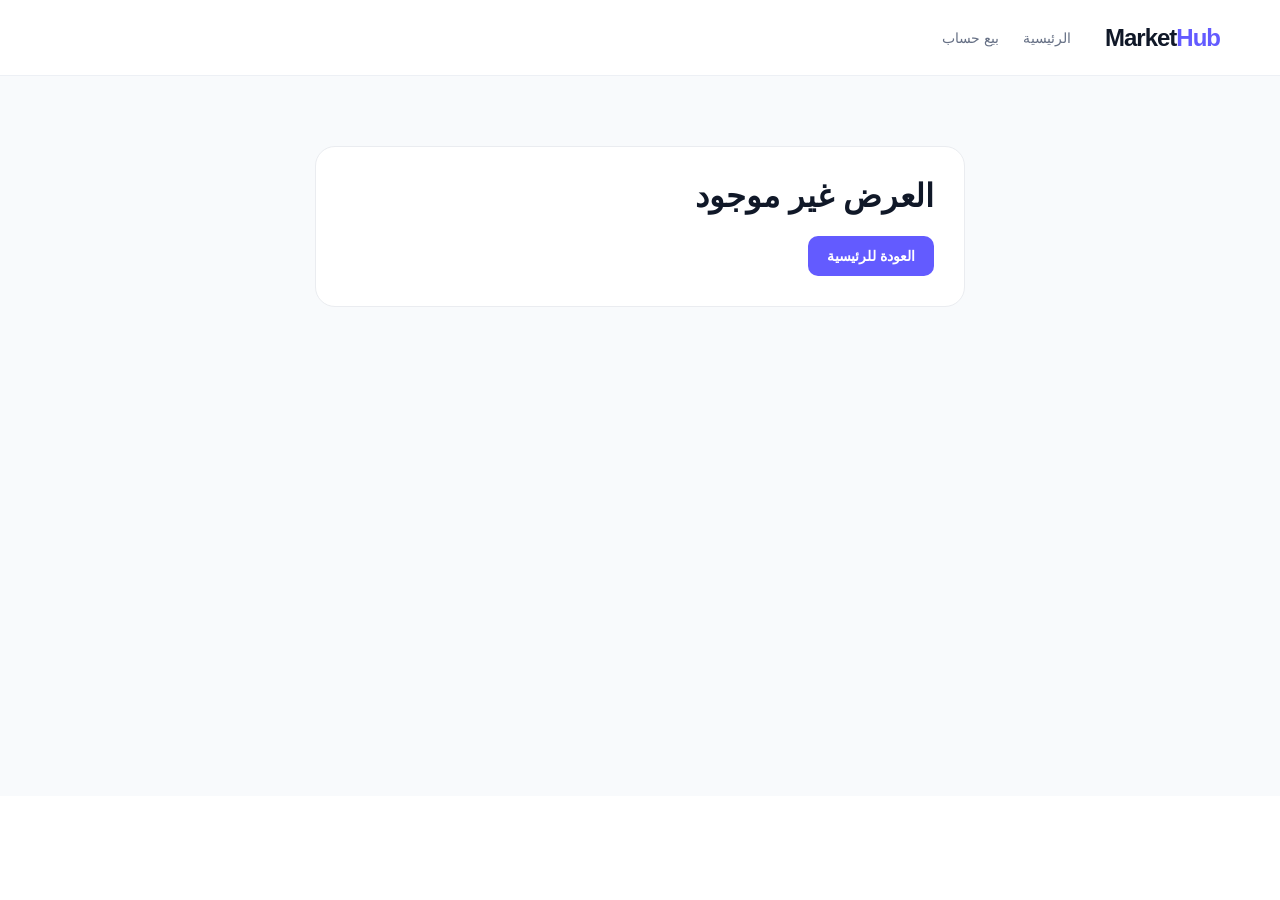
<file: listing.html>
<!DOCTYPE html><html lang="ar" dir="rtl"><head><meta charset="UTF-8"><meta name="viewport" content="width=device-width,initial-scale=1"><title>تفاصيل الحساب</title><link rel="stylesheet" href="style.css"></head><body><header class="topbar"><div class="container nav"><a class="logo" href="index.html">Market<span>Hub</span></a><nav><a href="index.html">الرئيسية</a><a href="sell.html">بيع حساب</a></nav></div></header><main class="form-page"><div class="form-card" id="details"></div></main><script>
const id=new URLSearchParams(location.search).get('id');const seed=[{id:1,platform:"Instagram",title:"حساب Instagram متخصص في التقنية",followers:"18.4K",price:120,niche:"Technology",age:"3 سنوات",cls:"ig",icon:"◎"},{id:2,platform:"YouTube",title:"قناة YouTube محتوى تعليمي",followers:"42K",price:390,niche:"Education",age:"4 سنوات",cls:"yt",icon:"▶"},{id:3,platform:"TikTok",title:"حساب TikTok محتوى ترفيهي",followers:"75K",price:260,niche:"Entertainment",age:"2 سنوات",cls:"tt",icon:"♪"}];const all=[...JSON.parse(localStorage.getItem('mh_listings')||'[]'),...seed];const x=all.find(a=>String(a.id)===String(id));document.getElementById('details').innerHTML=x?`<span class="eyebrow">${x.platform}</span><h1>${x.title}</h1><div class="chips"><span class="chip">${x.followers} متابع/مشترك</span><span class="chip">${x.niche}</span><span class="chip">عمر ${x.age}</span></div><p style="line-height:2;color:#667085">${x.description||'عرض رقمي متاح للشراء بعد إتمام عملية التحقق والمراجعة.'}</p><hr style="border:0;border-top:1px solid #eaecf0;margin:25px 0"><div class="listing-bottom"><span class="price">$${x.price}</span><button class="btn primary" onclick="alert('سيتم تفعيل نظام الدفع والطلب في المرحلة التالية.')">شراء الآن</button></div>`:'<h1>العرض غير موجود</h1><a class="btn primary" href="index.html">العودة للرئيسية</a>';
</script></body></html>
</file>
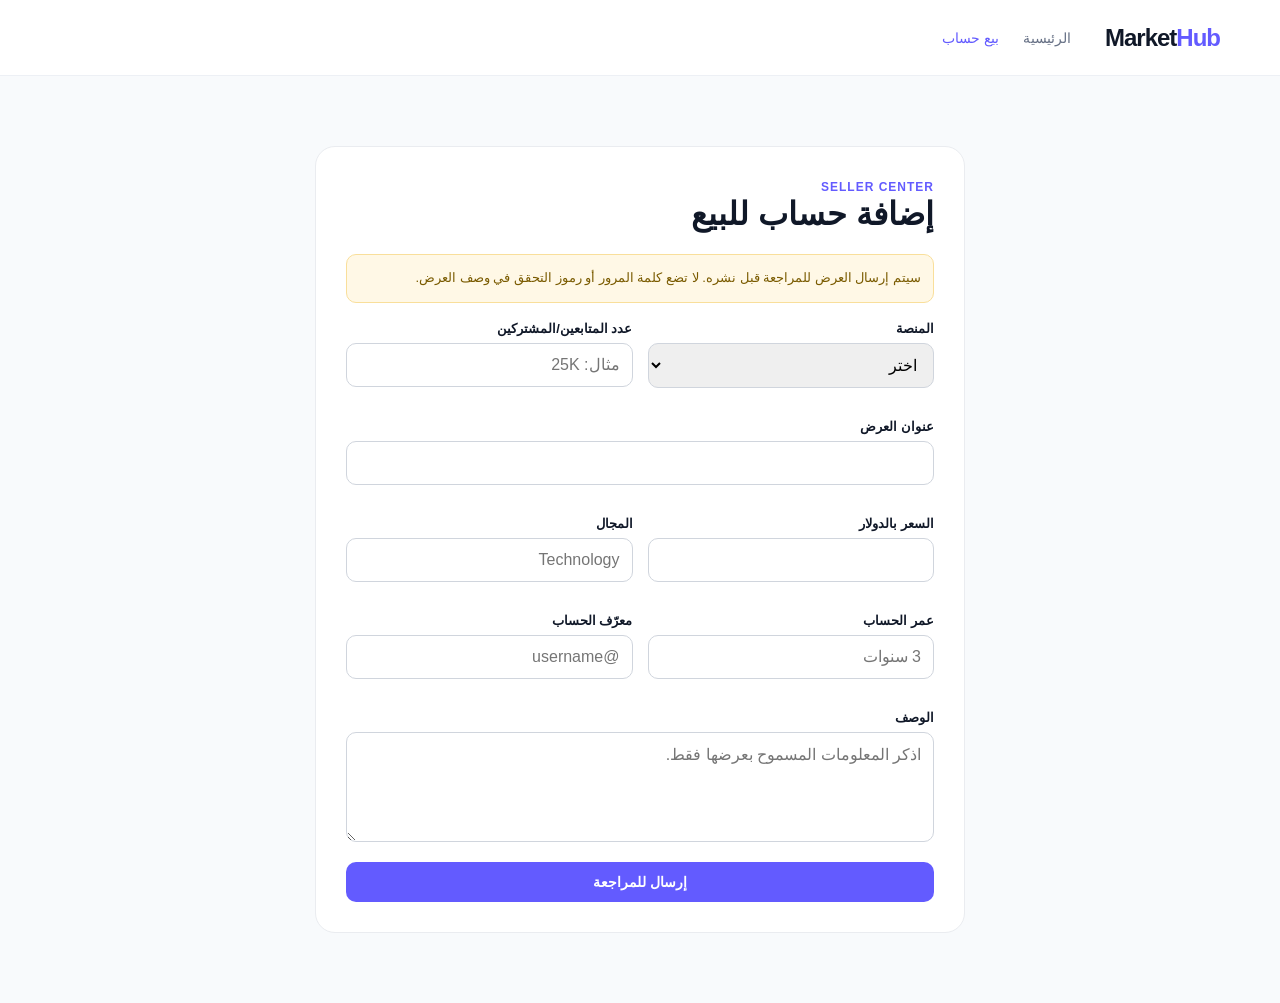
<file: sell.html>
<!DOCTYPE html><html lang="ar" dir="rtl"><head><meta charset="UTF-8"><meta name="viewport" content="width=device-width,initial-scale=1"><title>بيع حساب</title><link rel="stylesheet" href="style.css"></head><body><header class="topbar"><div class="container nav"><a class="logo" href="index.html">Market<span>Hub</span></a><nav><a href="index.html">الرئيسية</a><a class="active" href="sell.html">بيع حساب</a></nav></div></header><main class="form-page"><div class="form-card"><span class="eyebrow">Seller Center</span><h1>إضافة حساب للبيع</h1><div class="notice">سيتم إرسال العرض للمراجعة قبل نشره. لا تضع كلمة المرور أو رموز التحقق في وصف العرض.</div><form id="sellForm"><div class="form-grid"><div class="field"><label>المنصة</label><select id="platform" required><option value="">اختر</option><option>Instagram</option><option>Facebook</option><option>TikTok</option><option>YouTube</option><option>Telegram</option><option>X</option></select></div><div class="field"><label>عدد المتابعين/المشتركين</label><input id="followers" placeholder="مثال: 25K" required></div><div class="field full"><label>عنوان العرض</label><input id="title" required></div><div class="field"><label>السعر بالدولار</label><input id="price" type="number" min="1" required></div><div class="field"><label>المجال</label><input id="niche" placeholder="Technology" required></div><div class="field"><label>عمر الحساب</label><input id="age" placeholder="3 سنوات" required></div><div class="field"><label>معرّف الحساب</label><input id="handle" placeholder="@username"></div><div class="field full"><label>الوصف</label><textarea id="description" placeholder="اذكر المعلومات المسموح بعرضها فقط."></textarea></div></div><button class="btn primary" style="width:100%">إرسال للمراجعة</button></form></div></main><script>
document.getElementById('sellForm').addEventListener('submit',e=>{e.preventDefault();const p=document.getElementById('platform').value;const cls={Instagram:'ig',Facebook:'fb',TikTok:'tt',YouTube:'yt',Telegram:'tg',X:'x'}[p];const icon={Instagram:'◎',Facebook:'f',TikTok:'♪',YouTube:'▶',Telegram:'➤',X:'𝕏'}[p];const item={id:Date.now(),platform:p,title:title.value,followers:followers.value,price:Number(price.value),niche:niche.value,age:age.value,handle:handle.value,description:description.value,cls,icon,status:'pending'};const old=JSON.parse(localStorage.getItem('mh_listings')||'[]');old.unshift(item);localStorage.setItem('mh_listings',JSON.stringify(old));alert('تم إرسال العرض للمراجعة.');location.href='index.html#listings';});
</script></body></html>
</file>
<file: style.css>
*{box-sizing:border-box}body{margin:0;font-family:Tahoma,Arial,sans-serif;background:#fff;color:#101828}a{text-decoration:none;color:inherit}.container{width:min(1160px,92%);margin:auto}.topbar{height:76px;border-bottom:1px solid #edf0f5;background:#fff;position:sticky;top:0;z-index:20}.nav{height:100%;display:flex;align-items:center;gap:34px}.logo{font-size:24px;font-weight:900;letter-spacing:-1px}.logo span{color:#635bff}.nav nav{display:flex;gap:24px;flex:1}.nav nav a{color:#667085;font-size:14px}.nav nav a.active,.nav nav a:hover{color:#635bff}.nav-actions{display:flex;gap:10px}.btn{display:inline-flex;align-items:center;justify-content:center;padding:11px 18px;border-radius:10px;font-weight:700;font-size:14px;border:1px solid transparent}.btn.primary{background:#635bff;color:#fff}.btn.dark{background:#101828;color:#fff}.btn.ghost{border-color:#e4e7ec;color:#344054}.btn.big{padding:14px 22px}.hero{background:linear-gradient(135deg,#f7f7ff,#fff 55%,#f3faff);padding:85px 0}.hero-grid{display:grid;grid-template-columns:1.1fr .9fr;gap:70px;align-items:center}.eyebrow{color:#635bff;font-weight:800;font-size:12px;text-transform:uppercase;letter-spacing:1px}.hero h1{font-size:52px;line-height:1.15;margin:16px 0}.hero h1 span{color:#635bff}.hero p{font-size:18px;line-height:1.9;color:#667085;max-width:650px}.hero-actions{display:flex;gap:12px;margin-top:28px}.stats{display:flex;gap:42px;margin-top:45px}.stats b{display:block;font-size:24px}.stats small,.mock-row small,.platform-card small{color:#98a2b3;display:block;margin-top:5px}.hero-card{background:#fff;border:1px solid #eaecf0;border-radius:24px;padding:18px;box-shadow:0 25px 70px #10182812}.mock-window{border:1px solid #eaecf0;border-radius:16px;overflow:hidden}.mock-head{padding:12px;border-bottom:1px solid #eaecf0}.mock-head span{display:inline-block;width:8px;height:8px;border-radius:50%;background:#d0d5dd;margin-left:5px}.mock-content{padding:25px}.mock-title{font-size:20px;font-weight:900;margin-bottom:20px}.mock-row{display:flex;align-items:center;gap:12px;padding:15px 0;border-bottom:1px solid #f2f4f7}.mock-row>div{flex:1}.mock-row strong{color:#635bff}.icon,.mock-row i{width:42px;height:42px;border-radius:12px;display:inline-flex;align-items:center;justify-content:center;font-style:normal;font-weight:900}.ig{background:#ffe4ef;color:#d62976}.fb{background:#e8f1ff;color:#1877f2}.tt{background:#e9f9f8;color:#111}.yt{background:#ffe8e8;color:#f00}.tg{background:#e7f7ff;color:#168dcc}.x{background:#f2f4f7;color:#111}.section{padding:75px 0}.section.light{background:#f8fafc}.section-head{display:flex;justify-content:space-between;align-items:end;margin-bottom:28px}.section h2{font-size:32px;margin:8px 0 0}.platforms{display:grid;grid-template-columns:repeat(6,1fr);gap:14px}.platform-card{background:#fff;border:1px solid #eaecf0;border-radius:16px;padding:20px;transition:.2s}.platform-card:hover{transform:translateY(-3px);box-shadow:0 10px 30px #1018280d}.platform-card strong{display:block;margin-top:14px}.filters{display:flex;gap:10px}.filters select{border:1px solid #d0d5dd;border-radius:10px;padding:10px 14px;background:#fff;color:#344054}.cards{display:grid;grid-template-columns:repeat(3,1fr);gap:18px}.listing{background:#fff;border:1px solid #eaecf0;border-radius:18px;overflow:hidden}.listing-top{padding:18px;display:flex;gap:14px;align-items:center}.listing-avatar{width:52px;height:52px;border-radius:15px;display:flex;align-items:center;justify-content:center;font-size:23px;font-weight:900}.listing-top div:nth-child(2){flex:1}.listing-title{font-weight:900}.listing-meta{font-size:12px;color:#98a2b3;margin-top:6px}.listing-body{padding:0 18px 18px}.chips{display:flex;gap:7px;flex-wrap:wrap;margin:12px 0}.chip{font-size:11px;padding:6px 9px;border-radius:8px;background:#f2f4f7;color:#475467}.listing-bottom{display:flex;align-items:center;justify-content:space-between;border-top:1px solid #f2f4f7;padding-top:15px}.price{font-size:20px;font-weight:900}.empty{padding:30px;text-align:center;color:#98a2b3}.form-page{padding:70px 0;min-height:80vh;background:#f8fafc}.form-card{max-width:650px;margin:auto;background:#fff;border:1px solid #eaecf0;border-radius:20px;padding:30px}.form-card h1{margin-top:0}.form-grid{display:grid;grid-template-columns:1fr 1fr;gap:15px}.field{margin-bottom:16px}.field label{display:block;font-weight:700;font-size:13px;margin-bottom:7px}.field input,.field select,.field textarea{width:100%;padding:12px;border:1px solid #d0d5dd;border-radius:10px;font:inherit}.field textarea{min-height:110px;resize:vertical}.full{grid-column:1/-1}.notice{background:#fff8e6;border:1px solid #f9df9b;padding:12px;border-radius:10px;color:#7a5b00;font-size:13px;line-height:1.7;margin-bottom:18px}.footer{display:flex;gap:25px;align-items:center;min-height:90px;color:#667085;font-size:13px}.footer b{color:#101828;font-size:18px}@media(max-width:850px){.hero-grid{grid-template-columns:1fr}.hero h1{font-size:38px}.platforms{grid-template-columns:repeat(3,1fr)}.cards{grid-template-columns:1fr 1fr}.section-head{align-items:start;gap:15px;flex-direction:column}}@media(max-width:560px){.platforms,.cards,.form-grid{grid-template-columns:1fr}.hero{padding:55px 0}.hero-actions{flex-direction:column}.filters{width:100%}.filters select{flex:1}.stats{gap:20px}.footer{flex-wrap:wrap;padding:20px 0}}
.nav{position:relative}
.nav-toggle{display:none;background:none;border:none;font-size:22px;line-height:1;cursor:pointer;padding:9px 11px;border-radius:9px;color:#101828;transition:.2s}
.nav-toggle:hover{background:#f5f5f8}
.nav-panel{display:flex;align-items:center;gap:34px;flex:1;justify-content:space-between}
.welcome-text{font-weight:700;color:#101828;font-size:14px;white-space:nowrap}
.btn.account-link{border:1px solid #e4e7ec;color:#344054}
@media(max-width:850px){
.nav-toggle{display:inline-flex;align-items:center;justify-content:center;order:3}
.nav-panel{display:none;position:absolute;top:76px;left:0;right:0;background:#fff;flex-direction:column;align-items:stretch;gap:0;padding:8px 6% 22px;border-top:1px solid #edf0f5;box-shadow:0 16px 32px rgba(16,24,40,.12);z-index:30;max-height:calc(100vh - 76px);overflow-y:auto}
.nav-panel.open{display:flex}
.nav-panel nav{display:flex;flex-direction:column;gap:0;width:100%}
.nav-panel nav a{padding:14px 2px;border-bottom:1px solid #f5f5f7;font-size:15px}
.nav-actions{display:flex;flex-direction:column;align-items:stretch;gap:10px;width:100%;margin-top:14px}
.nav-actions .btn{width:100%}
.nav-actions .btn.ghost{display:flex}
.welcome-text{text-align:center;padding:10px 0;border-bottom:1px solid #f5f5f7;margin-bottom:4px;font-size:16px}
}
</file>
